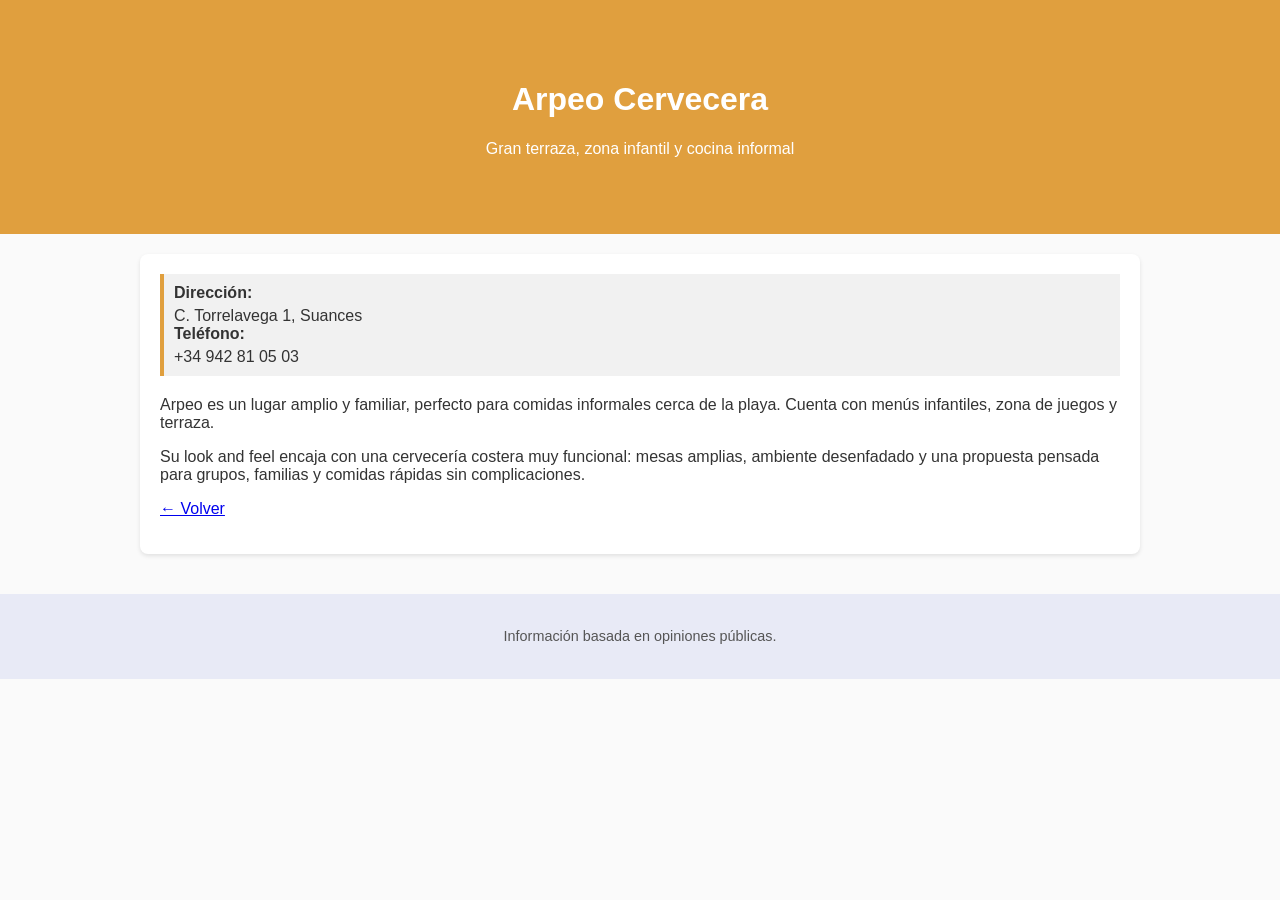
<file: arpeo-cervecera.html>
<!DOCTYPE html><html lang="es"><head><meta charset="UTF-8"><title>Arpeo Cervecera Suances</title><link rel="stylesheet" href="style.css"></head><body class="arpeo"><header class="hero"><h1>Arpeo Cervecera</h1><p>Gran terraza, zona infantil y cocina informal</p></header><main class="container"><article><div class="info-box"><strong>Dirección:</strong> C. Torrelavega 1, Suances<br><strong>Teléfono:</strong> +34 942 81 05 03</div><p>Arpeo es un lugar amplio y familiar, perfecto para comidas informales cerca de la playa. Cuenta con menús infantiles, zona de juegos y terraza.</p><p>Su look and feel encaja con una cervecería costera muy funcional: mesas amplias, ambiente desenfadado y una propuesta pensada para grupos, familias y comidas rápidas sin complicaciones.</p><p><a href="index.html" class="cta">← Volver</a></p></article></main><footer><p>Información basada en opiniones públicas.</p></footer></body></html>
</file>
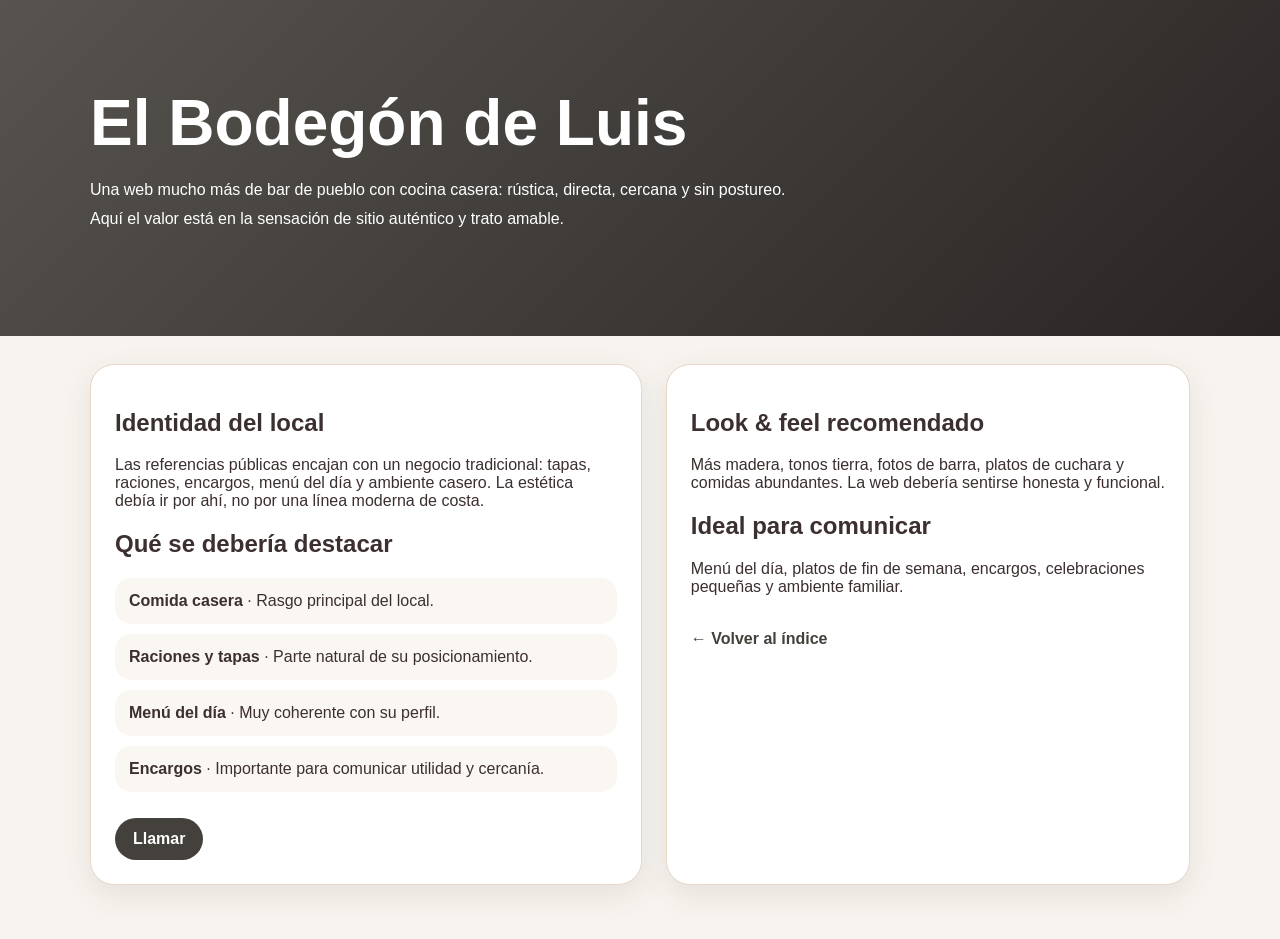
<file: bodegon-de-luis.html>
<!doctype html><html lang='es'><head><meta charset='utf-8'><meta name='viewport' content='width=device-width,initial-scale=1'><title>El Bodegón de Luis</title><style>body{margin:0;font-family:Tahoma,Arial,sans-serif;background:#f7f3ee;color:#3b2f2f}.hero{padding:86px 24px;background:linear-gradient(135deg,#57534e,#292524);color:#fff}.wrap{max-width:1100px;margin:0 auto}h1{margin:0 0 12px;font-size:clamp(2rem,5vw,4rem)}.hero p{max-width:700px;line-height:1.8}.main{max-width:1100px;margin:0 auto;padding:28px 24px 54px}.layout{display:grid;grid-template-columns:1fr .95fr;gap:24px}.box{background:#fff;border:1px solid #e7d7c9;border-radius:24px;padding:24px;box-shadow:0 10px 30px rgba(68,64,60,.1)}.item{background:#faf7f2;padding:14px;border-radius:16px;margin:10px 0}.cta{display:inline-block;margin-top:16px;padding:12px 18px;background:#44403c;color:#fff;text-decoration:none;border-radius:999px;font-weight:700}.back{display:inline-block;margin-top:18px;color:#44403c;text-decoration:none;font-weight:700}@media(max-width:860px){.layout{grid-template-columns:1fr}}</style></head><body><header class='hero'><div class='wrap'><h1>El Bodegón de Luis</h1><p>Una web mucho más de bar de pueblo con cocina casera: rústica, directa, cercana y sin postureo. Aquí el valor está en la sensación de sitio auténtico y trato amable.</p></div></header><main class='main'><div class='layout'><section class='box'><h2>Identidad del local</h2><p>Las referencias públicas encajan con un negocio tradicional: tapas, raciones, encargos, menú del día y ambiente casero. La estética debía ir por ahí, no por una línea moderna de costa.</p><h2>Qué se debería destacar</h2><div class='item'><strong>Comida casera</strong> · Rasgo principal del local.</div><div class='item'><strong>Raciones y tapas</strong> · Parte natural de su posicionamiento.</div><div class='item'><strong>Menú del día</strong> · Muy coherente con su perfil.</div><div class='item'><strong>Encargos</strong> · Importante para comunicar utilidad y cercanía.</div><a class='cta' href='tel:+34942843980'>Llamar</a></section><aside class='box'><h2>Look & feel recomendado</h2><p>Más madera, tonos tierra, fotos de barra, platos de cuchara y comidas abundantes. La web debería sentirse honesta y funcional.</p><h2>Ideal para comunicar</h2><p>Menú del día, platos de fin de semana, encargos, celebraciones pequeñas y ambiente familiar.</p><a class='back' href='index.html'>← Volver al índice</a></aside></div></main></body></html>
</file>
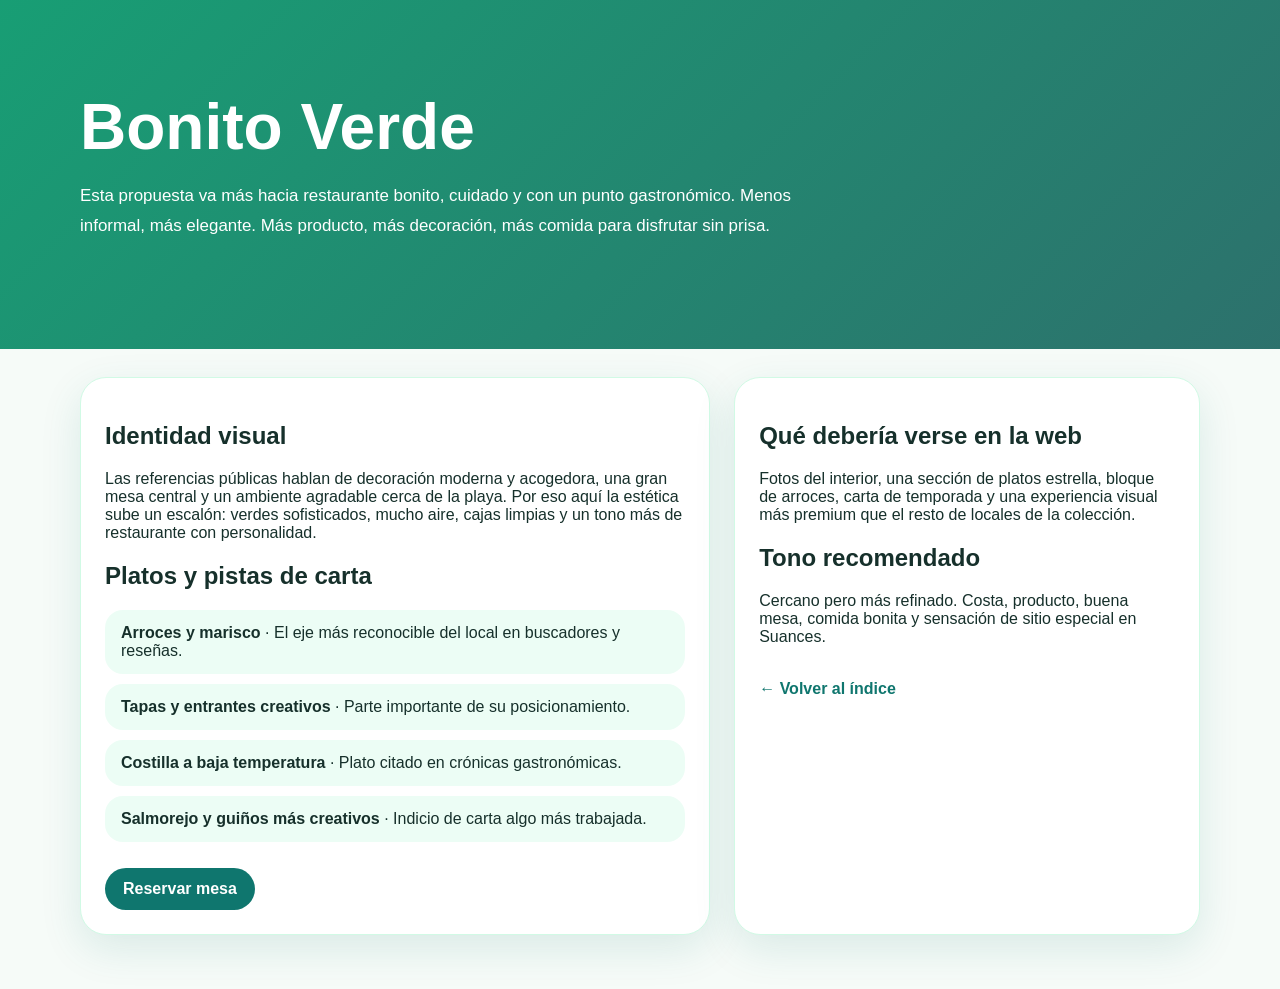
<file: bonito-verde.html>
<!doctype html><html lang='es'><head><meta charset='utf-8'><meta name='viewport' content='width=device-width,initial-scale=1'><title>Bonito Verde</title><style>body{margin:0;font-family:'Trebuchet MS',Arial,sans-serif;background:#f6fbf8;color:#16302b}.hero{padding:90px 24px;background:linear-gradient(135deg,rgba(5,150,105,.92),rgba(17,94,89,.88));color:#fff}.wrap{max-width:1120px;margin:0 auto}h1{margin:0 0 12px;font-size:clamp(2rem,5vw,4rem)}.hero p{max-width:740px;line-height:1.8;font-size:1.06rem}.main{max-width:1120px;margin:0 auto;padding:28px 24px 54px}.grid{display:grid;grid-template-columns:1.15fr .85fr;gap:24px}.box{background:#fff;border-radius:26px;padding:24px;box-shadow:0 14px 42px rgba(15,118,110,.12);border:1px solid #d1fae5}.feature{background:#ecfdf5;padding:14px 16px;border-radius:18px;margin:10px 0}.button{display:inline-block;margin-top:16px;padding:12px 18px;background:#0f766e;color:#fff;text-decoration:none;border-radius:999px;font-weight:700}.back{display:inline-block;margin-top:18px;color:#0f766e;text-decoration:none;font-weight:700}@media(max-width:860px){.grid{grid-template-columns:1fr}}</style></head><body><header class='hero'><div class='wrap'><h1>Bonito Verde</h1><p>Esta propuesta va más hacia restaurante bonito, cuidado y con un punto gastronómico. Menos informal, más elegante. Más producto, más decoración, más comida para disfrutar sin prisa.</p></div></header><main class='main'><div class='grid'><section class='box'><h2>Identidad visual</h2><p>Las referencias públicas hablan de decoración moderna y acogedora, una gran mesa central y un ambiente agradable cerca de la playa. Por eso aquí la estética sube un escalón: verdes sofisticados, mucho aire, cajas limpias y un tono más de restaurante con personalidad.</p><h2>Platos y pistas de carta</h2><div class='feature'><strong>Arroces y marisco</strong> · El eje más reconocible del local en buscadores y reseñas.</div><div class='feature'><strong>Tapas y entrantes creativos</strong> · Parte importante de su posicionamiento.</div><div class='feature'><strong>Costilla a baja temperatura</strong> · Plato citado en crónicas gastronómicas.</div><div class='feature'><strong>Salmorejo y guiños más creativos</strong> · Indicio de carta algo más trabajada.</div><a class='button' href='tel:+34942811708'>Reservar mesa</a></section><aside class='box'><h2>Qué debería verse en la web</h2><p>Fotos del interior, una sección de platos estrella, bloque de arroces, carta de temporada y una experiencia visual más premium que el resto de locales de la colección.</p><h2>Tono recomendado</h2><p>Cercano pero más refinado. Costa, producto, buena mesa, comida bonita y sensación de sitio especial en Suances.</p><a class='back' href='index.html'>← Volver al índice</a></aside></div></main></body></html>
</file>
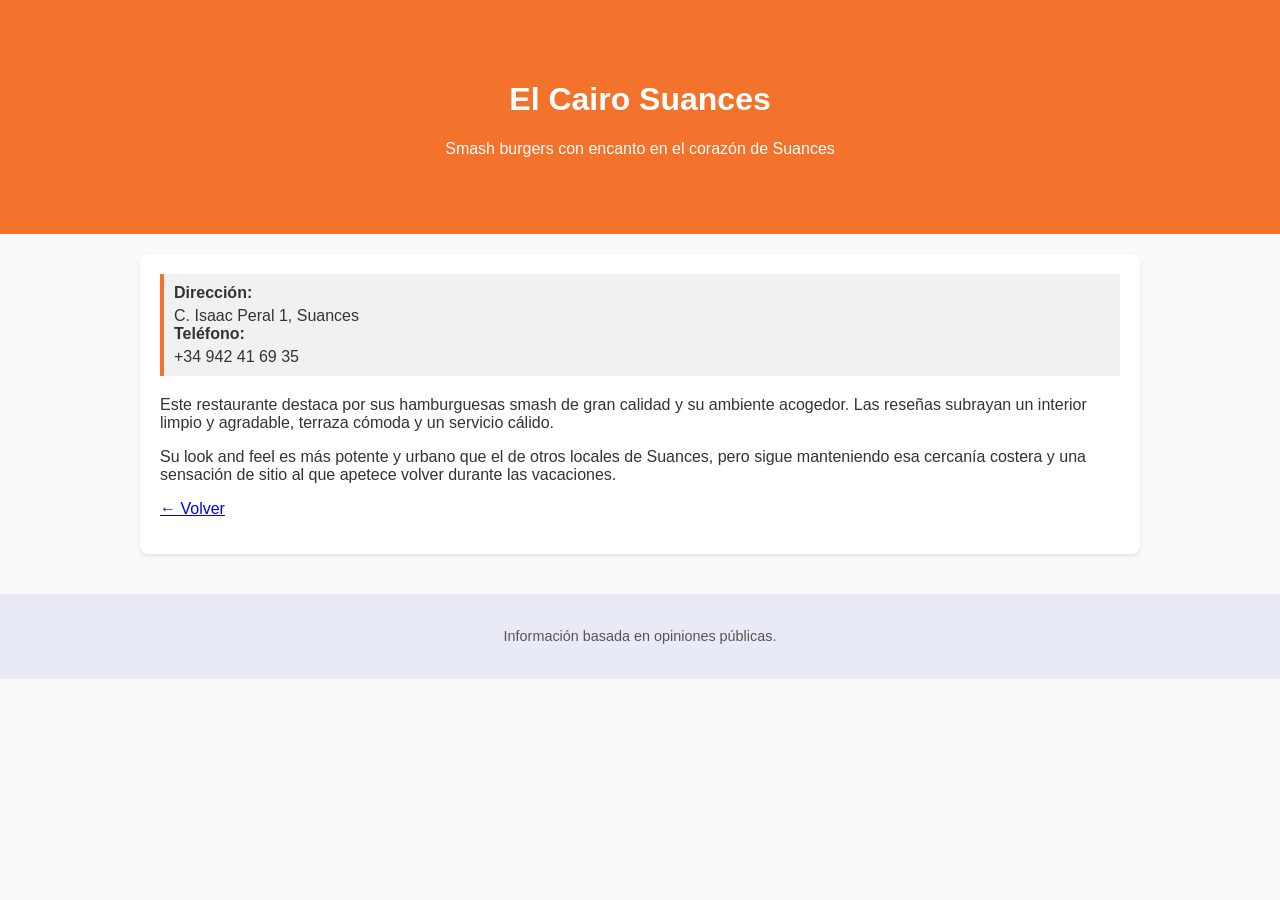
<file: el-cairo.html>
<!DOCTYPE html><html lang="es"><head><meta charset="UTF-8"><title>El Cairo Suances</title><link rel="stylesheet" href="style.css"></head><body class="el-cairo"><header class="hero"><h1>El Cairo Suances</h1><p>Smash burgers con encanto en el corazón de Suances</p></header><main class="container"><article><div class="info-box"><strong>Dirección:</strong> C. Isaac Peral 1, Suances<br><strong>Teléfono:</strong> +34 942 41 69 35</div><p>Este restaurante destaca por sus hamburguesas smash de gran calidad y su ambiente acogedor. Las reseñas subrayan un interior limpio y agradable, terraza cómoda y un servicio cálido.</p><p>Su look and feel es más potente y urbano que el de otros locales de Suances, pero sigue manteniendo esa cercanía costera y una sensación de sitio al que apetece volver durante las vacaciones.</p><p><a href="index.html" class="cta">← Volver</a></p></article></main><footer><p>Información basada en opiniones públicas.</p></footer></body></html>
</file>
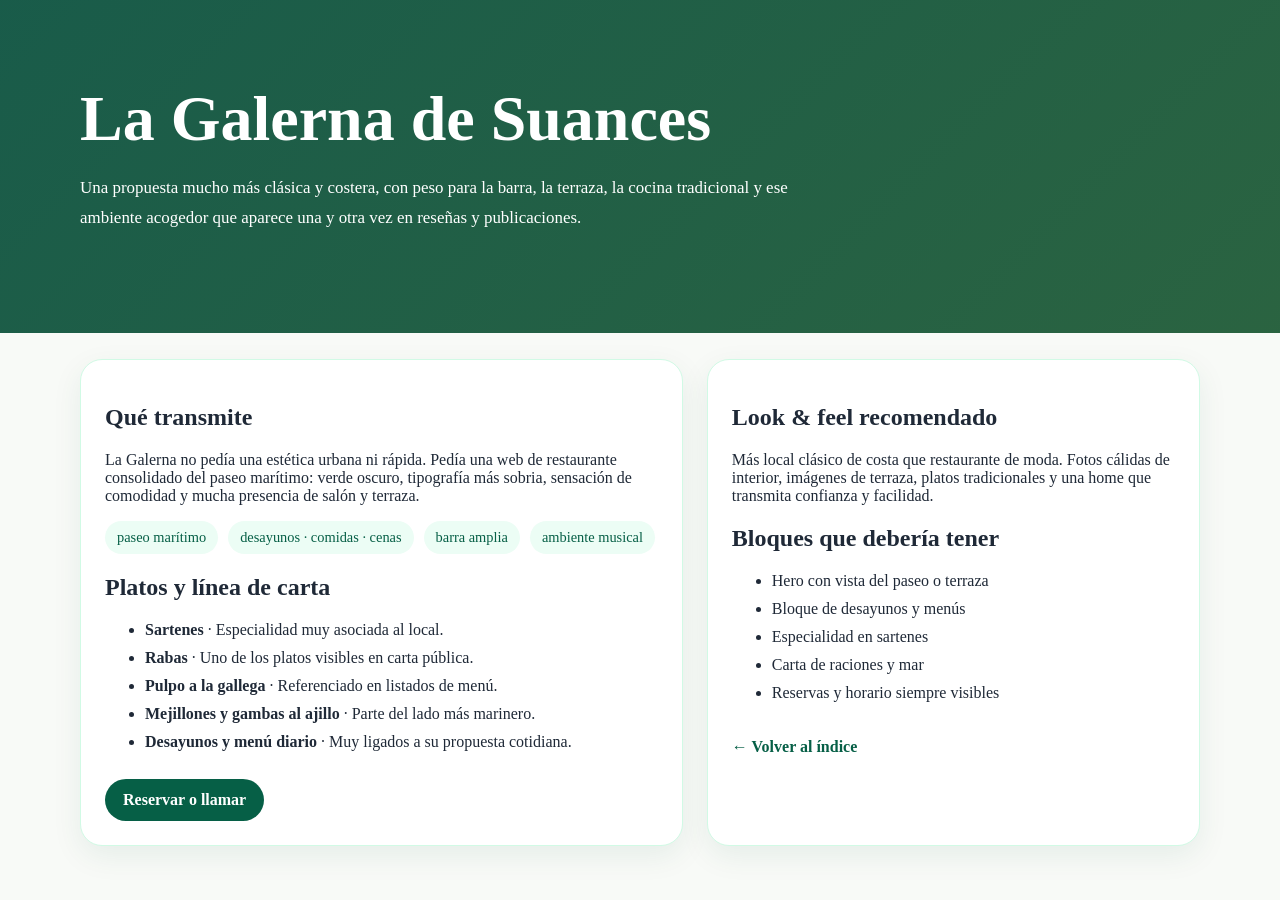
<file: la-galerna.html>
<!doctype html><html lang='es'><head><meta charset='utf-8'><meta name='viewport' content='width=device-width,initial-scale=1'><title>La Galerna de Suances</title><style>body{margin:0;font-family:Georgia,serif;background:#f8faf7;color:#1f2937}.hero{padding:82px 22px;background:linear-gradient(135deg,rgba(6,78,59,.92),rgba(20,83,45,.9));color:#fff}.wrap{max-width:1120px;margin:0 auto}h1{margin:0 0 12px;font-size:clamp(2rem,5vw,4rem)}.hero p{max-width:760px;line-height:1.8;font-size:1.06rem}.main{max-width:1120px;margin:0 auto;padding:26px 22px 52px}.layout{display:grid;grid-template-columns:1.1fr .9fr;gap:24px}.box{background:#fff;border:1px solid #d1fae5;border-radius:22px;padding:24px;box-shadow:0 10px 30px rgba(6,95,70,.08)}.chips{display:flex;flex-wrap:wrap;gap:10px;margin:14px 0 18px}.chip{background:#ecfdf5;color:#065f46;padding:8px 12px;border-radius:999px;font-size:.9rem}.menu li{margin:10px 0}.call{display:inline-block;margin-top:12px;padding:12px 18px;background:#065f46;color:#fff;text-decoration:none;border-radius:999px;font-weight:700}.back{display:inline-block;margin-top:20px;color:#065f46;text-decoration:none;font-weight:700}@media(max-width:860px){.layout{grid-template-columns:1fr}}</style></head><body><header class='hero'><div class='wrap'><h1>La Galerna de Suances</h1><p>Una propuesta mucho más clásica y costera, con peso para la barra, la terraza, la cocina tradicional y ese ambiente acogedor que aparece una y otra vez en reseñas y publicaciones.</p></div></header><main class='main'><div class='layout'><section class='box'><h2>Qué transmite</h2><p>La Galerna no pedía una estética urbana ni rápida. Pedía una web de restaurante consolidado del paseo marítimo: verde oscuro, tipografía más sobria, sensación de comodidad y mucha presencia de salón y terraza.</p><div class='chips'><span class='chip'>paseo marítimo</span><span class='chip'>desayunos · comidas · cenas</span><span class='chip'>barra amplia</span><span class='chip'>ambiente musical</span></div><h2>Platos y línea de carta</h2><ul class='menu'><li><strong>Sartenes</strong> · Especialidad muy asociada al local.</li><li><strong>Rabas</strong> · Uno de los platos visibles en carta pública.</li><li><strong>Pulpo a la gallega</strong> · Referenciado en listados de menú.</li><li><strong>Mejillones y gambas al ajillo</strong> · Parte del lado más marinero.</li><li><strong>Desayunos y menú diario</strong> · Muy ligados a su propuesta cotidiana.</li></ul><a class='call' href='tel:+34942810234'>Reservar o llamar</a></section><aside class='box'><h2>Look & feel recomendado</h2><p>Más local clásico de costa que restaurante de moda. Fotos cálidas de interior, imágenes de terraza, platos tradicionales y una home que transmita confianza y facilidad.</p><h2>Bloques que debería tener</h2><ul class='menu'><li>Hero con vista del paseo o terraza</li><li>Bloque de desayunos y menús</li><li>Especialidad en sartenes</li><li>Carta de raciones y mar</li><li>Reservas y horario siempre visibles</li></ul><a class='back' href='index.html'>← Volver al índice</a></aside></div></main></body></html>
</file>
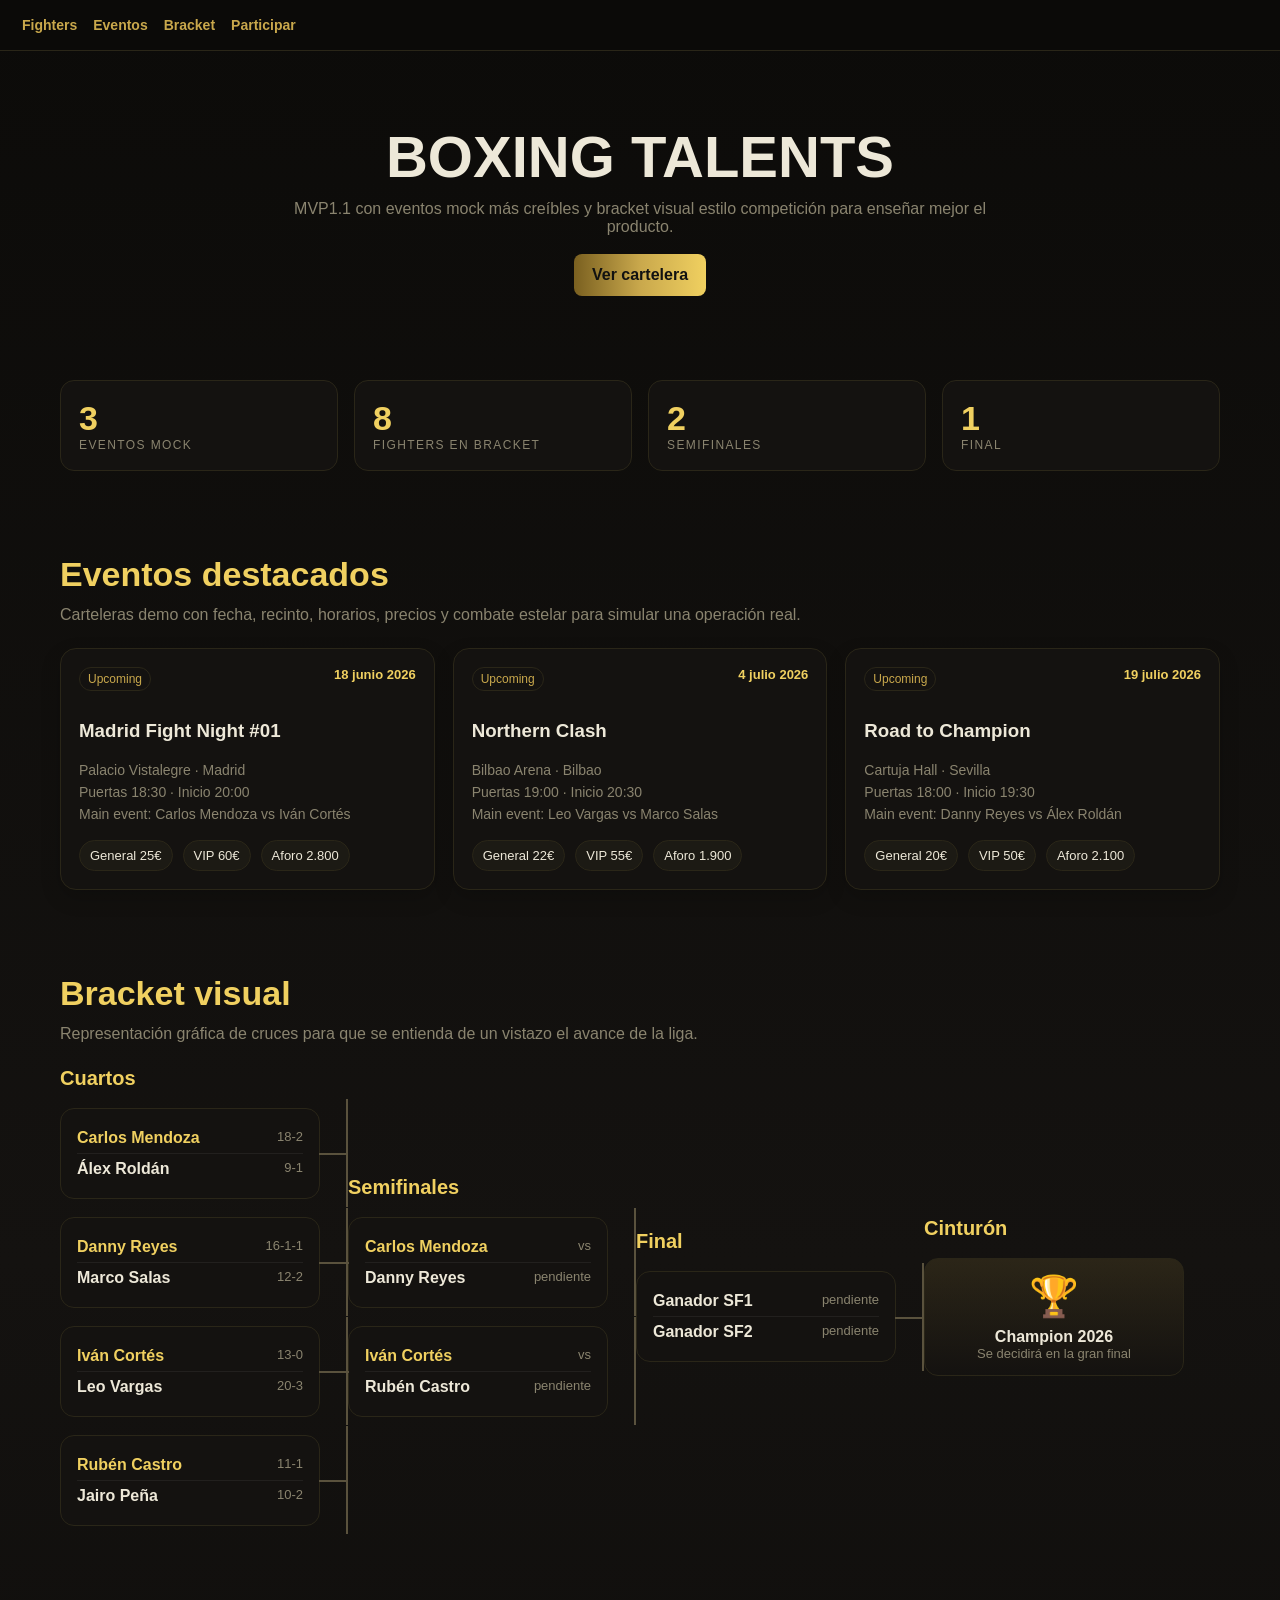
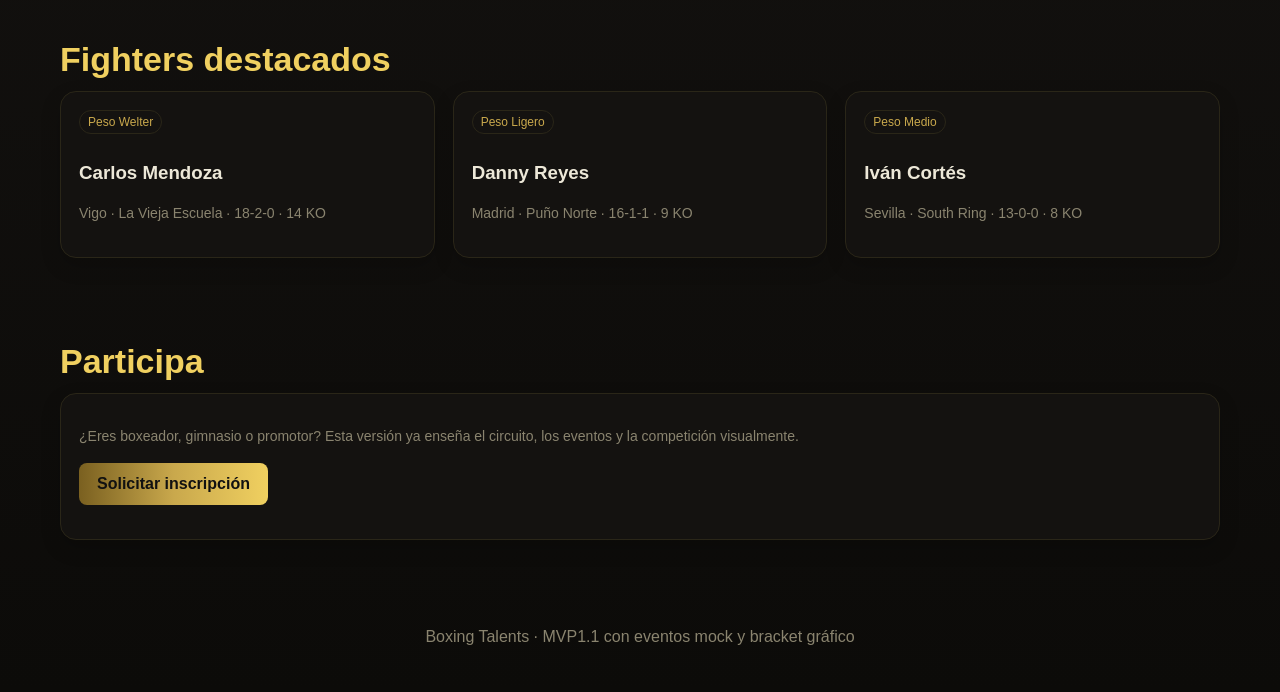
<file: mvp01-graph.html>
<!DOCTYPE html><html lang='es'><head><meta charset='UTF-8'><meta name='viewport' content='width=device-width,initial-scale=1.0'><title>Boxing Talents MVP01 Graph</title><style>:root{--gold:#C9A84C;--gold2:#F0D060;--bg:#0C0B09;--bg2:#141210;--bg3:#1C1A14;--border:#2A2618;--text:#EDE8D8;--muted:#8A846F;--red:#A01020}*{box-sizing:border-box}body{margin:0;font-family:Arial,Helvetica,sans-serif;background:linear-gradient(180deg,#0C0B09,#141210 55%,#0C0B09);color:var(--text)}nav{position:sticky;top:0;background:rgba(12,11,9,.94);border-bottom:1px solid var(--border);padding:16px 22px;z-index:10}nav a{margin-right:16px;color:var(--gold);text-decoration:none;font-weight:700;font-size:14px}section{max-width:1200px;margin:0 auto;padding:42px 20px}.hero{text-align:center;padding:72px 20px 42px}.hero h1{font-size:58px;margin:0 0 10px}.hero p{color:var(--muted);max-width:760px;margin:0 auto 18px}.btn{display:inline-block;padding:12px 18px;background:linear-gradient(90deg,#7A6020,#C9A84C,#F0D060);color:#111;text-decoration:none;border-radius:8px;font-weight:700}h2{font-size:34px;margin:0 0 12px;color:var(--gold2)}.lead{color:var(--muted);margin:0 0 24px}.grid{display:grid;grid-template-columns:repeat(auto-fit,minmax(260px,1fr));gap:18px}.card{background:var(--bg2);border:1px solid var(--border);border-radius:16px;padding:18px;box-shadow:0 8px 20px rgba(0,0,0,.18)}.tag{display:inline-block;font-size:12px;color:var(--gold);border:1px solid var(--border);padding:4px 8px;border-radius:999px;margin-bottom:10px}.meta{color:var(--muted);font-size:14px;line-height:1.55}.price{display:flex;gap:10px;flex-wrap:wrap;margin-top:12px}.pill{background:var(--bg3);border:1px solid var(--border);padding:7px 10px;border-radius:999px;font-size:13px}.event-top{display:flex;justify-content:space-between;gap:12px;align-items:start}.event-date{font-size:13px;color:var(--gold2);font-weight:700}.bracket-wrap{overflow-x:auto;padding-bottom:12px}.bracket{display:grid;grid-template-columns:repeat(4,260px);gap:28px;align-items:center;min-width:1140px}.round h3{color:var(--gold2);font-size:20px;margin:0 0 14px}.match{position:relative;background:var(--bg2);border:1px solid var(--border);border-radius:14px;padding:14px 16px;margin:18px 0;min-height:86px}.fighter{display:flex;justify-content:space-between;gap:10px;padding:6px 0;border-bottom:1px solid rgba(255,255,255,.06)}.fighter:last-child{border-bottom:none}.name{font-weight:700}.record{color:var(--muted);font-size:13px}.winner .name{color:var(--gold2)}.connector-right::after{content:'';position:absolute;right:-29px;top:50%;width:29px;height:2px;background:#5a523d}.connector-right::before{content:'';position:absolute;right:-29px;top:50%;width:2px;height:108px;background:#5a523d;transform:translateY(-50%)}.connector-mid-top::after{content:'';position:absolute;left:-29px;top:50%;width:29px;height:2px;background:#5a523d}.connector-mid-bottom::after{content:'';position:absolute;left:-29px;top:50%;width:29px;height:2px;background:#5a523d}.champion{background:linear-gradient(180deg,rgba(201,168,76,.13),rgba(20,18,16,1));text-align:center}.champion .belt{font-size:40px;margin-bottom:8px}.stats{display:grid;grid-template-columns:repeat(auto-fit,minmax(180px,1fr));gap:16px}.stat{background:var(--bg2);border:1px solid var(--border);border-radius:14px;padding:18px}.stat .n{font-size:34px;color:var(--gold2);font-weight:800}.stat .l{font-size:12px;letter-spacing:1.4px;color:var(--muted);text-transform:uppercase}footer{padding:46px 20px;text-align:center;color:var(--muted)}@media(max-width:760px){.hero h1{font-size:42px}}</style></head><body><nav><a href='#fighters'>Fighters</a><a href='#events'>Eventos</a><a href='#bracket'>Bracket</a><a href='#join'>Participar</a></nav><section class='hero'><h1>BOXING TALENTS</h1><p>MVP1.1 con eventos mock más creíbles y bracket visual estilo competición para enseñar mejor el producto.</p><a class='btn' href='#events'>Ver cartelera</a></section><section><div class='stats'><div class='stat'><div class='n'>3</div><div class='l'>Eventos mock</div></div><div class='stat'><div class='n'>8</div><div class='l'>Fighters en bracket</div></div><div class='stat'><div class='n'>2</div><div class='l'>Semifinales</div></div><div class='stat'><div class='n'>1</div><div class='l'>Final</div></div></div></section><section id='events'><h2>Eventos destacados</h2><p class='lead'>Carteleras demo con fecha, recinto, horarios, precios y combate estelar para simular una operación real.</p><div class='grid'><article class='card'><div class='event-top'><span class='tag'>Upcoming</span><span class='event-date'>18 junio 2026</span></div><h3>Madrid Fight Night #01</h3><p class='meta'>Palacio Vistalegre · Madrid<br>Puertas 18:30 · Inicio 20:00<br>Main event: Carlos Mendoza vs Iván Cortés</p><div class='price'><span class='pill'>General 25€</span><span class='pill'>VIP 60€</span><span class='pill'>Aforo 2.800</span></div></article><article class='card'><div class='event-top'><span class='tag'>Upcoming</span><span class='event-date'>4 julio 2026</span></div><h3>Northern Clash</h3><p class='meta'>Bilbao Arena · Bilbao<br>Puertas 19:00 · Inicio 20:30<br>Main event: Leo Vargas vs Marco Salas</p><div class='price'><span class='pill'>General 22€</span><span class='pill'>VIP 55€</span><span class='pill'>Aforo 1.900</span></div></article><article class='card'><div class='event-top'><span class='tag'>Upcoming</span><span class='event-date'>19 julio 2026</span></div><h3>Road to Champion</h3><p class='meta'>Cartuja Hall · Sevilla<br>Puertas 18:00 · Inicio 19:30<br>Main event: Danny Reyes vs Álex Roldán</p><div class='price'><span class='pill'>General 20€</span><span class='pill'>VIP 50€</span><span class='pill'>Aforo 2.100</span></div></article></div></section><section id='bracket'><h2>Bracket visual</h2><p class='lead'>Representación gráfica de cruces para que se entienda de un vistazo el avance de la liga.</p><div class='bracket-wrap'><div class='bracket'><div class='round'><h3>Cuartos</h3><div class='match connector-right'><div class='fighter winner'><span class='name'>Carlos Mendoza</span><span class='record'>18-2</span></div><div class='fighter'><span class='name'>Álex Roldán</span><span class='record'>9-1</span></div></div><div class='match connector-right'><div class='fighter winner'><span class='name'>Danny Reyes</span><span class='record'>16-1-1</span></div><div class='fighter'><span class='name'>Marco Salas</span><span class='record'>12-2</span></div></div><div class='match connector-right'><div class='fighter winner'><span class='name'>Iván Cortés</span><span class='record'>13-0</span></div><div class='fighter'><span class='name'>Leo Vargas</span><span class='record'>20-3</span></div></div><div class='match connector-right'><div class='fighter winner'><span class='name'>Rubén Castro</span><span class='record'>11-1</span></div><div class='fighter'><span class='name'>Jairo Peña</span><span class='record'>10-2</span></div></div></div><div class='round'><h3>Semifinales</h3><div class='match connector-right connector-mid-top'><div class='fighter winner'><span class='name'>Carlos Mendoza</span><span class='record'>vs</span></div><div class='fighter'><span class='name'>Danny Reyes</span><span class='record'>pendiente</span></div></div><div class='match connector-right connector-mid-bottom'><div class='fighter winner'><span class='name'>Iván Cortés</span><span class='record'>vs</span></div><div class='fighter'><span class='name'>Rubén Castro</span><span class='record'>pendiente</span></div></div></div><div class='round'><h3>Final</h3><div class='match connector-right'><div class='fighter'><span class='name'>Ganador SF1</span><span class='record'>pendiente</span></div><div class='fighter'><span class='name'>Ganador SF2</span><span class='record'>pendiente</span></div></div></div><div class='round'><h3>Cinturón</h3><div class='match champion'><div class='belt'>🏆</div><div class='name'>Champion 2026</div><div class='record'>Se decidirá en la gran final</div></div></div></div></div></section><section id='fighters'><h2>Fighters destacados</h2><div class='grid'><div class='card'><span class='tag'>Peso Welter</span><h3>Carlos Mendoza</h3><p class='meta'>Vigo · La Vieja Escuela · 18-2-0 · 14 KO</p></div><div class='card'><span class='tag'>Peso Ligero</span><h3>Danny Reyes</h3><p class='meta'>Madrid · Puño Norte · 16-1-1 · 9 KO</p></div><div class='card'><span class='tag'>Peso Medio</span><h3>Iván Cortés</h3><p class='meta'>Sevilla · South Ring · 13-0-0 · 8 KO</p></div></div></section><section id='join'><h2>Participa</h2><div class='card'><p class='meta'>¿Eres boxeador, gimnasio o promotor? Esta versión ya enseña el circuito, los eventos y la competición visualmente.</p><p><a class='btn' href='mailto:info@boxingtalents.test?subject=Quiero%20participar%20en%20Boxing%20Talents'>Solicitar inscripción</a></p></div></section><footer>Boxing Talents · MVP1.1 con eventos mock y bracket gráfico</footer></body></html>
</file>
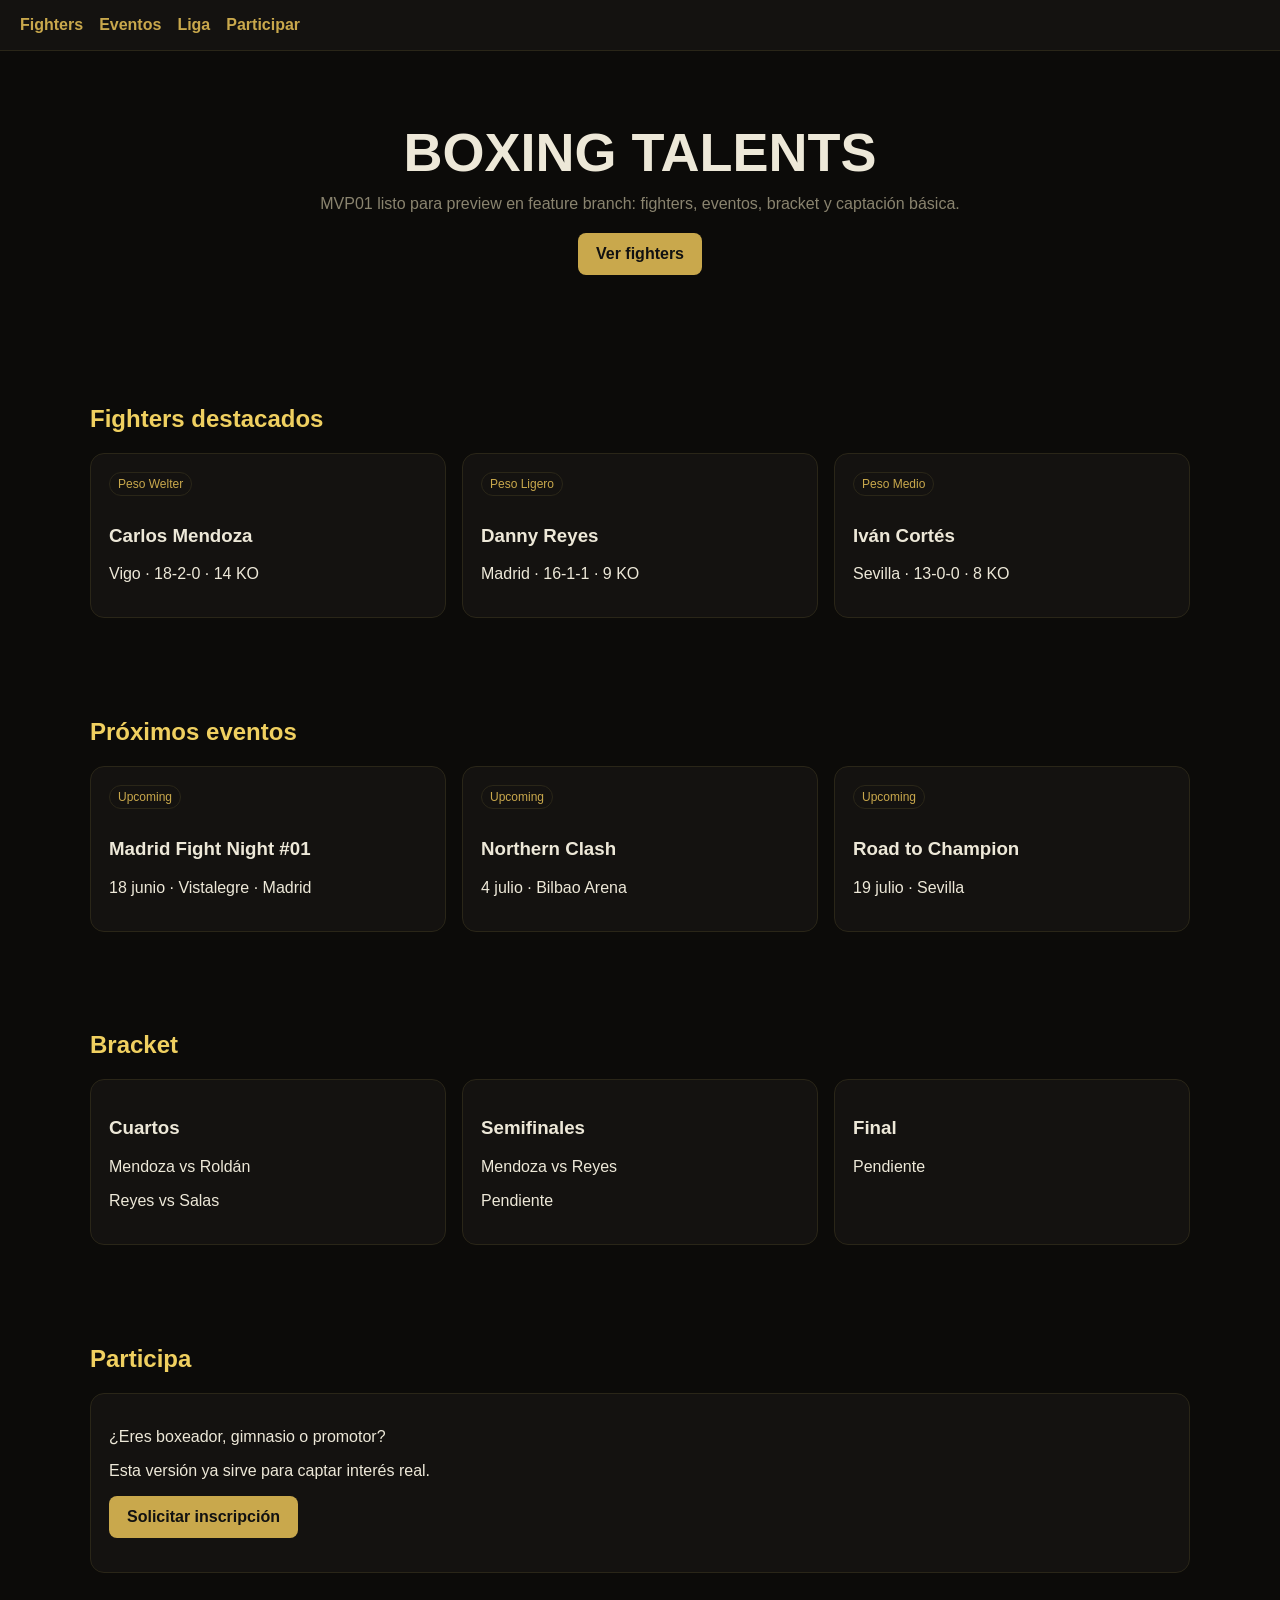
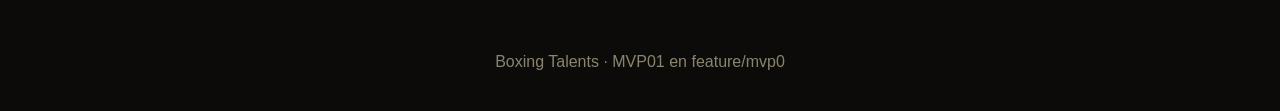
<file: mvp01.html>
<!DOCTYPE html><html lang='es'><head><meta charset='UTF-8'><meta name='viewport' content='width=device-width,initial-scale=1.0'><title>Boxing Talents MVP01</title><style>body{margin:0;font-family:Arial;background:#0C0B09;color:#EDE8D8}nav{padding:16px 20px;border-bottom:1px solid #2A2618;background:#141210;position:sticky;top:0}nav a{margin-right:16px;color:#C9A84C;text-decoration:none;font-weight:700}section{padding:40px 20px;max-width:1100px;margin:0 auto}.hero{padding:70px 20px;text-align:center}.hero h1{font-size:54px;margin:0 0 12px}.hero p{color:#8A846F;max-width:760px;margin:0 auto 20px}.btn{display:inline-block;padding:12px 18px;background:#C9A84C;color:#111;text-decoration:none;border-radius:8px;font-weight:700}.grid{display:grid;grid-template-columns:repeat(auto-fit,minmax(240px,1fr));gap:16px}.card{background:#141210;border:1px solid #2A2618;border-radius:14px;padding:18px}.tag{display:inline-block;font-size:12px;color:#C9A84C;border:1px solid #2A2618;border-radius:999px;padding:4px 8px;margin-bottom:10px}h2{color:#F0D060}footer{padding:40px 20px;text-align:center;color:#8A846F}</style></head><body><nav><a href='#fighters'>Fighters</a><a href='#events'>Eventos</a><a href='#league'>Liga</a><a href='#join'>Participar</a></nav><section class='hero'><h1>BOXING TALENTS</h1><p>MVP01 listo para preview en feature branch: fighters, eventos, bracket y captación básica.</p><a class='btn' href='#fighters'>Ver fighters</a></section><section id='fighters'><h2>Fighters destacados</h2><div class='grid'><div class='card'><span class='tag'>Peso Welter</span><h3>Carlos Mendoza</h3><p>Vigo · 18-2-0 · 14 KO</p></div><div class='card'><span class='tag'>Peso Ligero</span><h3>Danny Reyes</h3><p>Madrid · 16-1-1 · 9 KO</p></div><div class='card'><span class='tag'>Peso Medio</span><h3>Iván Cortés</h3><p>Sevilla · 13-0-0 · 8 KO</p></div></div></section><section id='events'><h2>Próximos eventos</h2><div class='grid'><div class='card'><span class='tag'>Upcoming</span><h3>Madrid Fight Night #01</h3><p>18 junio · Vistalegre · Madrid</p></div><div class='card'><span class='tag'>Upcoming</span><h3>Northern Clash</h3><p>4 julio · Bilbao Arena</p></div><div class='card'><span class='tag'>Upcoming</span><h3>Road to Champion</h3><p>19 julio · Sevilla</p></div></div></section><section id='league'><h2>Bracket</h2><div class='grid'><div class='card'><h3>Cuartos</h3><p>Mendoza vs Roldán</p><p>Reyes vs Salas</p></div><div class='card'><h3>Semifinales</h3><p>Mendoza vs Reyes</p><p>Pendiente</p></div><div class='card'><h3>Final</h3><p>Pendiente</p></div></div></section><section id='join'><h2>Participa</h2><div class='card'><p>¿Eres boxeador, gimnasio o promotor?</p><p>Esta versión ya sirve para captar interés real.</p><p><a class='btn' href='mailto:info@boxingtalents.test?subject=Quiero%20participar%20en%20Boxing%20Talents'>Solicitar inscripción</a></p></div></section><footer>Boxing Talents · MVP01 en feature/mvp0</footer></body></html>
</file>
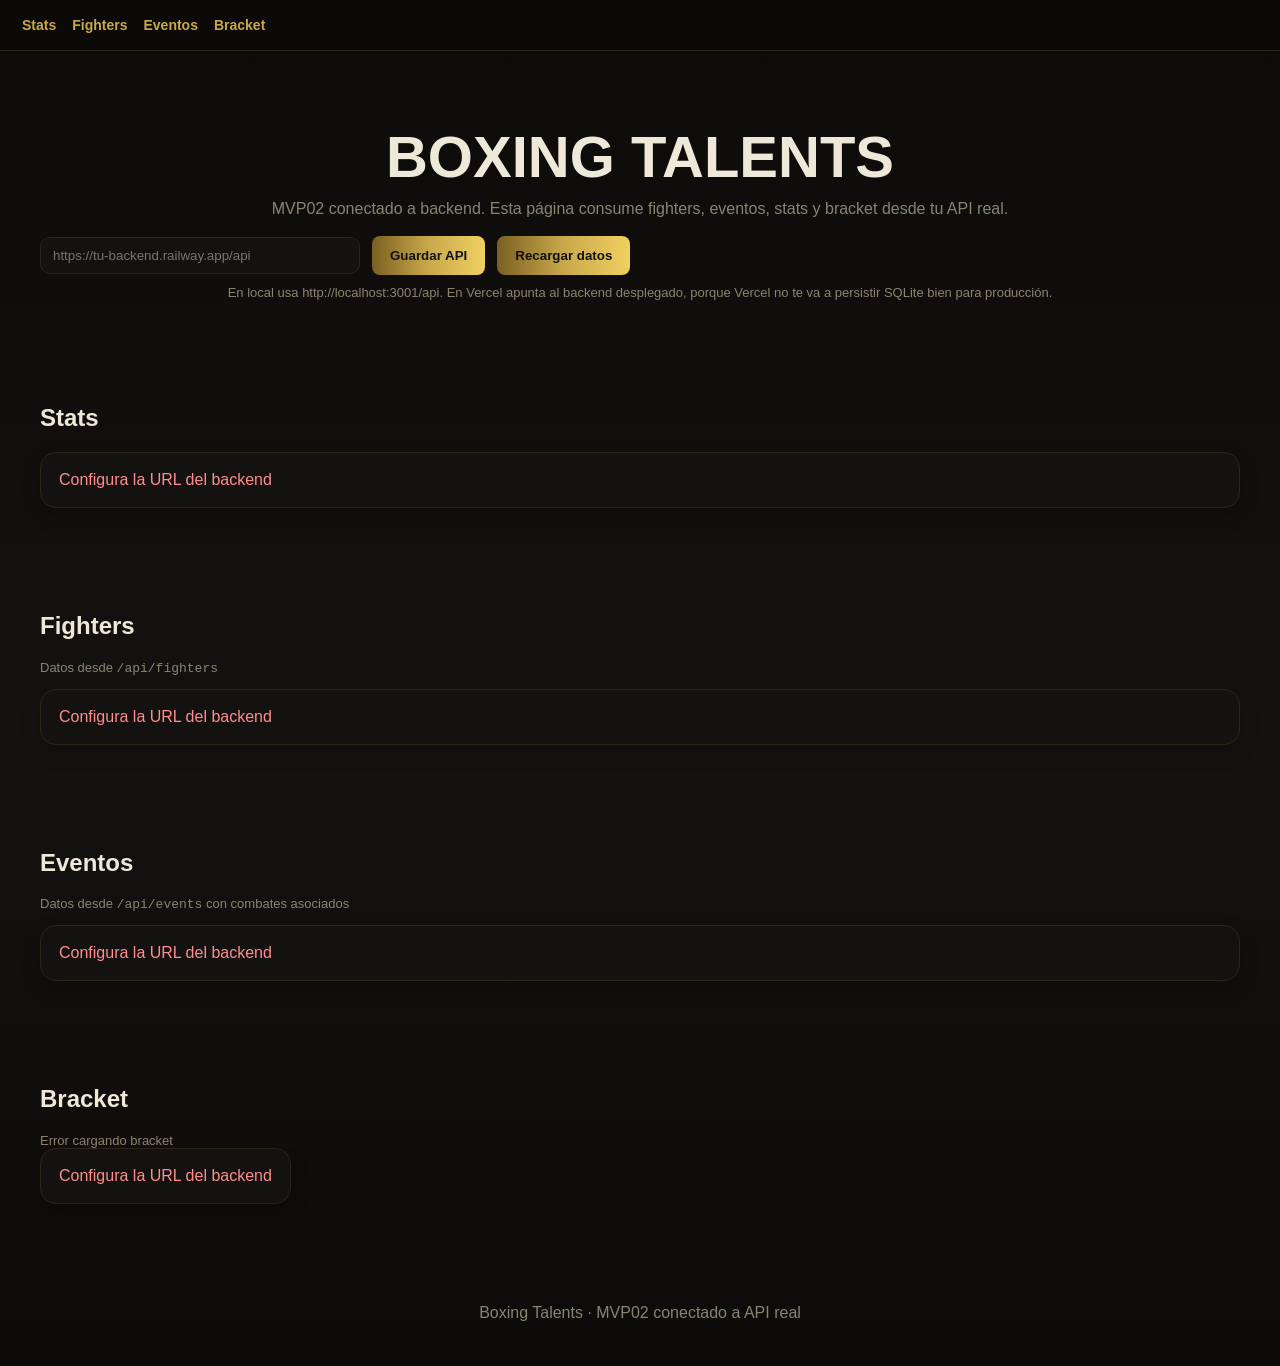
<file: mvp02-connected.html>
<!DOCTYPE html><html lang='es'><head><meta charset='UTF-8'><meta name='viewport' content='width=device-width,initial-scale=1.0'><title>Boxing Talents MVP02 Connected</title><style>:root{--gold:#C9A84C;--gold2:#F0D060;--bg:#0C0B09;--bg2:#141210;--bg3:#1C1A14;--border:#2A2618;--text:#EDE8D8;--muted:#8A846F;--red:#A01020}*{box-sizing:border-box}body{margin:0;font-family:Arial,Helvetica,sans-serif;background:linear-gradient(180deg,#0C0B09,#141210 55%,#0C0B09);color:var(--text)}nav{position:sticky;top:0;background:rgba(12,11,9,.94);border-bottom:1px solid var(--border);padding:16px 22px;z-index:10}nav a{margin-right:16px;color:var(--gold);text-decoration:none;font-weight:700;font-size:14px}section{max-width:1240px;margin:0 auto;padding:42px 20px}.hero{text-align:center;padding:72px 20px 42px}.hero h1{font-size:58px;margin:0 0 10px}.hero p{color:var(--muted);max-width:780px;margin:0 auto 18px}.btn{display:inline-block;padding:12px 18px;background:linear-gradient(90deg,#7A6020,#C9A84C,#F0D060);color:#111;text-decoration:none;border-radius:8px;font-weight:700;border:none;cursor:pointer}.grid{display:grid;grid-template-columns:repeat(auto-fit,minmax(260px,1fr));gap:18px}.card{background:var(--bg2);border:1px solid var(--border);border-radius:16px;padding:18px;box-shadow:0 8px 20px rgba(0,0,0,.18)}.tag{display:inline-block;font-size:12px;color:var(--gold);border:1px solid var(--border);padding:4px 8px;border-radius:999px;margin-bottom:10px}.meta{color:var(--muted);font-size:14px;line-height:1.55}.stats{display:grid;grid-template-columns:repeat(auto-fit,minmax(180px,1fr));gap:16px}.stat{background:var(--bg2);border:1px solid var(--border);border-radius:14px;padding:18px}.stat .n{font-size:34px;color:var(--gold2);font-weight:800}.stat .l{font-size:12px;letter-spacing:1.4px;color:var(--muted);text-transform:uppercase}.toolbar{display:flex;gap:12px;align-items:center;flex-wrap:wrap;margin-top:18px}.input{background:var(--bg2);color:var(--text);border:1px solid var(--border);border-radius:10px;padding:10px 12px;min-width:320px}.notice{margin-top:10px;color:var(--muted);font-size:13px}.event-top{display:flex;justify-content:space-between;gap:12px;align-items:start}.event-date{font-size:13px;color:var(--gold2);font-weight:700}.fight-line{display:flex;justify-content:space-between;gap:10px;padding:8px 0;border-bottom:1px solid rgba(255,255,255,.06)}.fight-line:last-child{border-bottom:none}.bracket-wrap{overflow-x:auto;padding-bottom:12px}.bracket{display:flex;gap:20px;min-width:max-content}.round{width:260px}.round h3{color:var(--gold2)}.match{background:var(--bg2);border:1px solid var(--border);border-radius:14px;padding:14px 16px;margin:16px 0}.fighter{display:flex;justify-content:space-between;gap:8px;padding:6px 0;border-bottom:1px solid rgba(255,255,255,.06)}.fighter:last-child{border-bottom:none}.winner{color:var(--gold2);font-weight:700}.error{color:#ff8d8d}.small{font-size:13px;color:var(--muted)}footer{padding:46px 20px;text-align:center;color:var(--muted)}@media(max-width:760px){.hero h1{font-size:42px}.input{min-width:0;width:100%}}</style></head><body><nav><a href='#stats'>Stats</a><a href='#fighters'>Fighters</a><a href='#events'>Eventos</a><a href='#bracket'>Bracket</a></nav><section class='hero'><h1>BOXING TALENTS</h1><p>MVP02 conectado a backend. Esta página consume fighters, eventos, stats y bracket desde tu API real.</p><div class='toolbar'><input id='apiBase' class='input' placeholder='https://tu-backend.railway.app/api'><button class='btn' onclick='saveApiBase()'>Guardar API</button><button class='btn' onclick='boot()'>Recargar datos</button></div><div class='notice'>En local usa http://localhost:3001/api. En Vercel apunta al backend desplegado, porque Vercel no te va a persistir SQLite bien para producción.</div></section><section id='stats'><h2>Stats</h2><div id='statsGrid' class='stats'><div class='stat'><div class='n'>…</div><div class='l'>Cargando</div></div></div></section><section id='fighters'><h2>Fighters</h2><p class='small'>Datos desde <code>/api/fighters</code></p><div id='fightersGrid' class='grid'><div class='card'>Cargando boxeadores…</div></div></section><section id='events'><h2>Eventos</h2><p class='small'>Datos desde <code>/api/events</code> con combates asociados</p><div id='eventsGrid' class='grid'><div class='card'>Cargando eventos…</div></div></section><section id='bracket'><h2>Bracket</h2><div id='seasonInfo' class='small'>Buscando temporada activa…</div><div class='bracket-wrap'><div id='bracketRoot' class='bracket'></div></div></section><footer>Boxing Talents · MVP02 conectado a API real</footer><script>const defaultApi=location.hostname==='localhost'||location.hostname==='127.0.0.1'?'http://localhost:3001/api':'';function getApi(){return localStorage.getItem('bt_api_base')||defaultApi}function saveApiBase(){const v=document.getElementById('apiBase').value.trim().replace(/\/$/,'');localStorage.setItem('bt_api_base',v);boot()}async function apiFetch(path){const base=getApi();if(!base)throw new Error('Configura la URL del backend');const r=await fetch(base+path);if(!r.ok)throw new Error(await r.text());return r.json()}function esc(s){return (s??'').toString().replace(/[&<>"']/g,m=>({'&':'&amp;','<':'&lt;','>':'&gt;','"':'&quot;',"'":'&#39;'}[m]))}function setError(id,msg){document.getElementById(id).innerHTML='<div class="card error">'+esc(msg)+'</div>'}function renderStats(s){document.getElementById('statsGrid').innerHTML=`<div class='stat'><div class='n'>${s.fighters??0}</div><div class='l'>Fighters</div></div><div class='stat'><div class='n'>${s.champions??0}</div><div class='l'>Champions</div></div><div class='stat'><div class='n'>${s.events??0}</div><div class='l'>Eventos</div></div><div class='stat'><div class='n'>${s.combates??0}</div><div class='l'>Combates</div></div>`}function renderFighters(items){document.getElementById('fightersGrid').innerHTML=items.length?items.map(f=>`<article class='card'><span class='tag'>${esc(f.division||'División')}</span><h3>${esc(f.flag||'')} ${esc(f.name||'')}</h3><p class='meta'>${esc(f.city||'')} · ${esc(f.gym||'')}</p><p class='meta'>${esc(f.stance||'')} · ${esc(f.height||'')} · Reach ${esc(f.reach||'')}</p><p><strong>${f.wins||0}-${f.losses||0}-${f.draws||0}</strong> · ${f.kos||0} KO</p></article>`).join(''):'<div class="card">Sin boxeadores</div>'}function renderEvents(items){document.getElementById('eventsGrid').innerHTML=items.length?items.map(ev=>`<article class='card'><div class='event-top'><span class='tag'>${esc(ev.status||'evento')}</span><span class='event-date'>${esc(ev.event_date||'')}</span></div><h3>${esc(ev.title||'')}</h3><p class='meta'>${esc(ev.subtitle||'')}</p><p class='meta'>${esc(ev.venue||'')} ${ev.city?'· '+esc(ev.city):''}</p><p class='meta'>Puertas ${esc(ev.doors_time||'')} · Inicio ${esc(ev.start_time||'')}</p><p class='meta'>General ${esc(ev.price_general||'')} ${ev.price_vip?'· VIP '+esc(ev.price_vip):''}</p><div>${(ev.fights||[]).map(f=>`<div class='fight-line'><span>${esc(f.fighter1_name_db||f.fighter1_name||'TBA')} vs ${esc(f.fighter2_name_db||f.fighter2_name||'TBA')}</span><span>${f.is_main_event?'MAIN':esc(f.weight_class||f.category||'')}</span></div>`).join('')}</div></article>`).join(''):'<div class="card">Sin eventos</div>'}function roundSort(a,b){const order=['Cuartos de Final','Semifinal','Final'];return order.indexOf(a)-order.indexOf(b)}function renderBracket(data){const divisions=Object.keys(data||{});if(!divisions.length){document.getElementById('bracketRoot').innerHTML='<div class="card">Sin bracket</div>';return}const division=divisions[0];const rounds=data[division]||{};document.getElementById('seasonInfo').textContent='Mostrando '+division;document.getElementById('bracketRoot').innerHTML=Object.keys(rounds).sort(roundSort).map(r=>`<div class='round'><h3>${esc(r)}</h3>${rounds[r].map(m=>`<div class='match'><div class='fighter ${m.winner_id===m.fighter1_id?'winner':''}'><span>${esc(m.fighter1_flag||'')} ${esc(m.fighter1_name||'TBD')}</span><span>${esc(m.f1_wins||'')}${m.f1_wins!==undefined?'-'+esc(m.f1_losses||''):''}</span></div><div class='fighter ${m.winner_id===m.fighter2_id?'winner':''}'><span>${esc(m.fighter2_flag||'')} ${esc(m.fighter2_name||'TBD')}</span><span>${esc(m.f2_wins||'')}${m.f2_wins!==undefined?'-'+esc(m.f2_losses||''):''}</span></div><div class='small'>${esc(m.status||'pending')} ${m.scheduled_date?'· '+esc(m.scheduled_date):''}</div></div>`).join('')}</div>`).join('')}async function boot(){document.getElementById('apiBase').value=getApi();try{const stats=await apiFetch('/stats');renderStats(stats)}catch(e){setError('statsGrid',e.message)}try{const fighters=await apiFetch('/fighters');renderFighters(fighters)}catch(e){setError('fightersGrid',e.message)}try{const events=await apiFetch('/events');renderEvents(events)}catch(e){setError('eventsGrid',e.message)}try{const seasons=await apiFetch('/league/seasons');if(!seasons.length){document.getElementById('seasonInfo').textContent='Sin temporadas';document.getElementById('bracketRoot').innerHTML='';return}document.getElementById('seasonInfo').textContent='Temporada: '+seasons[0].name+' ('+seasons[0].year+')';const bracket=await apiFetch('/league/bracket/'+seasons[0].id);renderBracket(bracket)}catch(e){document.getElementById('seasonInfo').textContent='Error cargando bracket';document.getElementById('bracketRoot').innerHTML='<div class="card error">'+esc(e.message)+'</div>'}}boot()</script></body></html>
</file>
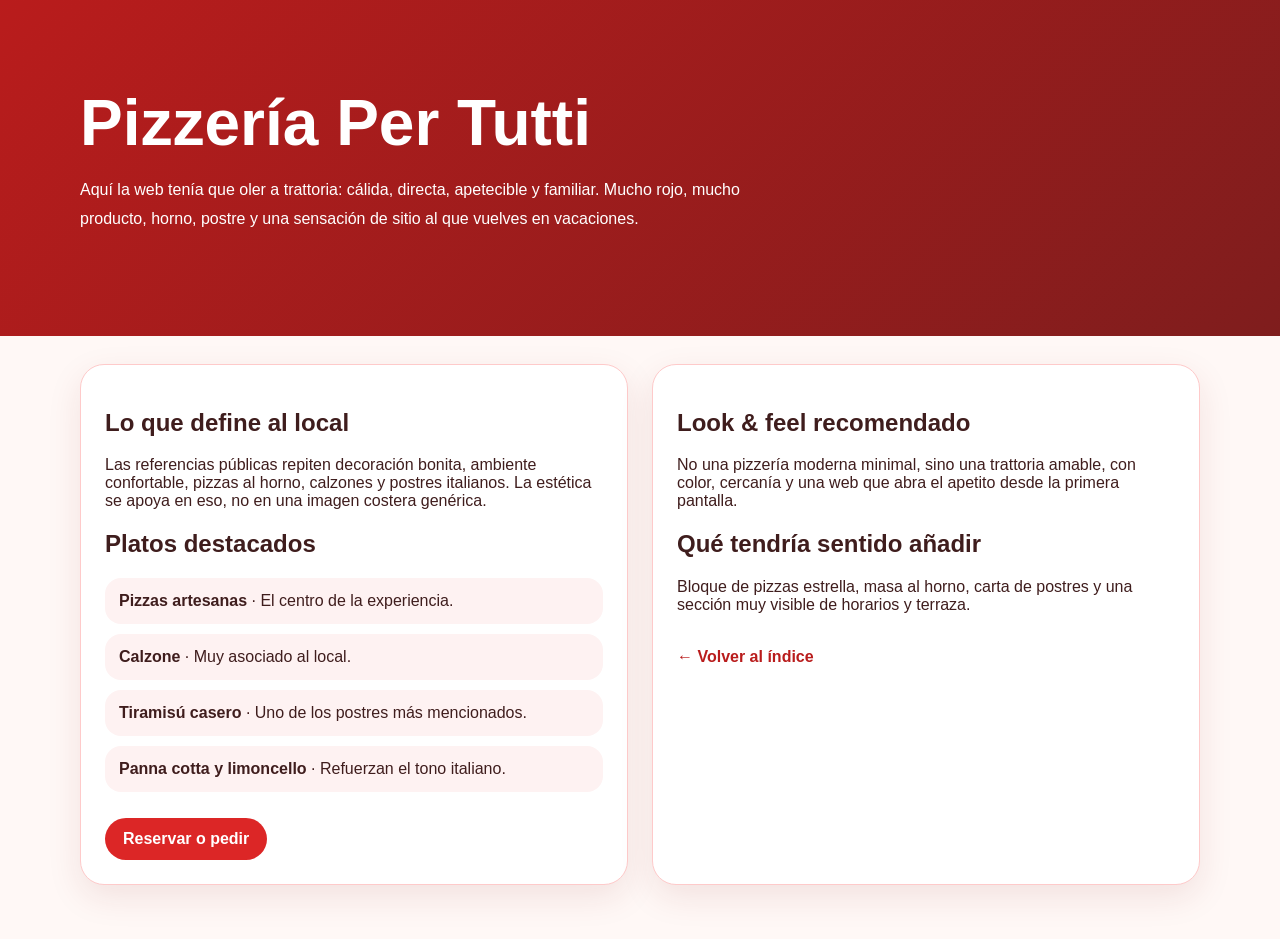
<file: pizzeria-per-tutti.html>
<!doctype html><html lang='es'><head><meta charset='utf-8'><meta name='viewport' content='width=device-width,initial-scale=1'><title>Pizzería Per Tutti</title><style>body{margin:0;font-family:Verdana,Arial,sans-serif;background:#fff8f6;color:#3f1d1d}.hero{padding:86px 24px;background:linear-gradient(135deg,#b91c1c,#7f1d1d);color:#fff}.wrap{max-width:1120px;margin:0 auto}h1{margin:0 0 12px;font-size:clamp(2rem,5vw,4rem)}.hero p{max-width:720px;line-height:1.8}.main{max-width:1120px;margin:0 auto;padding:28px 24px 54px}.layout{display:grid;grid-template-columns:1fr 1fr;gap:24px}.box{background:#fff;border:1px solid #fecaca;border-radius:24px;padding:24px;box-shadow:0 12px 34px rgba(127,29,29,.1)}.dish{padding:14px;border-radius:16px;background:#fef2f2;margin:10px 0}.cta{display:inline-block;margin-top:16px;padding:12px 18px;background:#dc2626;color:#fff;text-decoration:none;border-radius:999px;font-weight:700}.back{display:inline-block;margin-top:18px;color:#b91c1c;text-decoration:none;font-weight:700}@media(max-width:860px){.layout{grid-template-columns:1fr}}</style></head><body><header class='hero'><div class='wrap'><h1>Pizzería Per Tutti</h1><p>Aquí la web tenía que oler a trattoria: cálida, directa, apetecible y familiar. Mucho rojo, mucho producto, horno, postre y una sensación de sitio al que vuelves en vacaciones.</p></div></header><main class='main'><div class='layout'><section class='box'><h2>Lo que define al local</h2><p>Las referencias públicas repiten decoración bonita, ambiente confortable, pizzas al horno, calzones y postres italianos. La estética se apoya en eso, no en una imagen costera genérica.</p><h2>Platos destacados</h2><div class='dish'><strong>Pizzas artesanas</strong> · El centro de la experiencia.</div><div class='dish'><strong>Calzone</strong> · Muy asociado al local.</div><div class='dish'><strong>Tiramisú casero</strong> · Uno de los postres más mencionados.</div><div class='dish'><strong>Panna cotta y limoncello</strong> · Refuerzan el tono italiano.</div><a class='cta' href='tel:+34652489270'>Reservar o pedir</a></section><aside class='box'><h2>Look & feel recomendado</h2><p>No una pizzería moderna minimal, sino una trattoria amable, con color, cercanía y una web que abra el apetito desde la primera pantalla.</p><h2>Qué tendría sentido añadir</h2><p>Bloque de pizzas estrella, masa al horno, carta de postres y una sección muy visible de horarios y terraza.</p><a class='back' href='index.html'>← Volver al índice</a></aside></div></main></body></html>
</file>
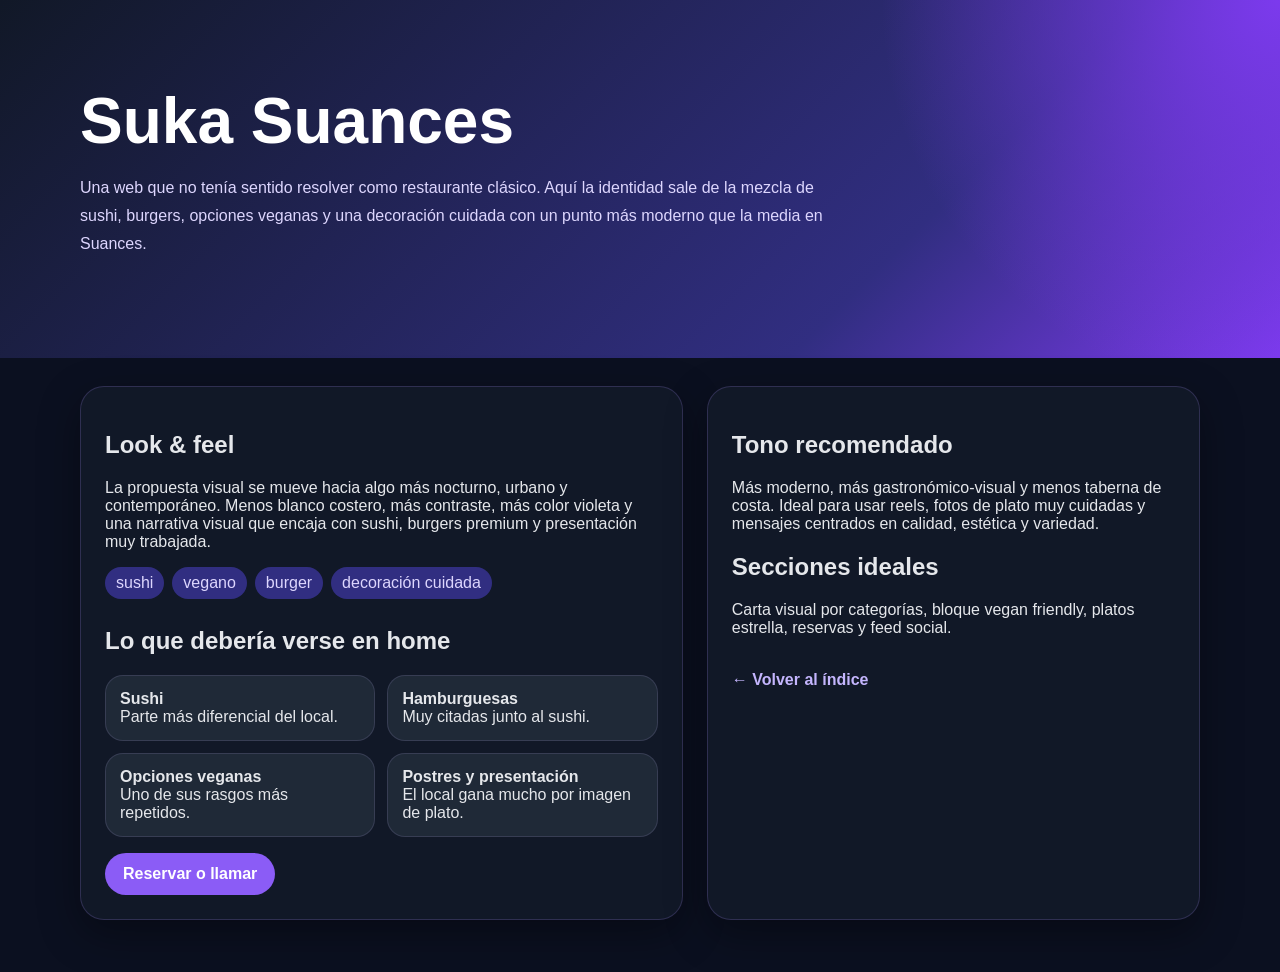
<file: suka-suances.html>
<!doctype html><html lang='es'><head><meta charset='utf-8'><meta name='viewport' content='width=device-width,initial-scale=1'><title>Suka Suances</title><style>body{margin:0;font-family:Inter,Arial,sans-serif;background:#0b1020;color:#e5e7eb}.hero{padding:84px 22px;background:radial-gradient(circle at top right,#7c3aed,transparent 30%),linear-gradient(135deg,#111827,#312e81 70%,#7c3aed);color:#fff}.wrap{max-width:1120px;margin:0 auto}h1{margin:0 0 12px;font-size:clamp(2rem,5vw,4rem)}.hero p{max-width:760px;line-height:1.75;color:#ddd6fe}.main{max-width:1120px;margin:0 auto;padding:28px 22px 52px}.layout{display:grid;grid-template-columns:1.1fr .9fr;gap:24px}.box{background:#111827;border:1px solid rgba(167,139,250,.2);border-radius:24px;padding:24px;box-shadow:0 14px 40px rgba(0,0,0,.35)}.menu{display:grid;grid-template-columns:repeat(2,minmax(0,1fr));gap:12px}.menu div{background:#1f2937;border-radius:18px;padding:14px;border:1px solid rgba(196,181,253,.14)}.tag{display:inline-block;padding:7px 11px;border-radius:999px;background:#312e81;color:#ddd6fe;margin:0 8px 8px 0}.cta{display:inline-block;margin-top:16px;padding:12px 18px;background:#8b5cf6;color:#fff;text-decoration:none;border-radius:999px;font-weight:700}.back{display:inline-block;margin-top:18px;color:#c4b5fd;text-decoration:none;font-weight:700}@media(max-width:860px){.layout,.menu{grid-template-columns:1fr}}</style></head><body><header class='hero'><div class='wrap'><h1>Suka Suances</h1><p>Una web que no tenía sentido resolver como restaurante clásico. Aquí la identidad sale de la mezcla de sushi, burgers, opciones veganas y una decoración cuidada con un punto más moderno que la media en Suances.</p></div></header><main class='main'><div class='layout'><section class='box'><h2>Look & feel</h2><p>La propuesta visual se mueve hacia algo más nocturno, urbano y contemporáneo. Menos blanco costero, más contraste, más color violeta y una narrativa visual que encaja con sushi, burgers premium y presentación muy trabajada.</p><div><span class='tag'>sushi</span><span class='tag'>vegano</span><span class='tag'>burger</span><span class='tag'>decoración cuidada</span></div><h2>Lo que debería verse en home</h2><div class='menu'><div><strong>Sushi</strong><br>Parte más diferencial del local.</div><div><strong>Hamburguesas</strong><br>Muy citadas junto al sushi.</div><div><strong>Opciones veganas</strong><br>Uno de sus rasgos más repetidos.</div><div><strong>Postres y presentación</strong><br>El local gana mucho por imagen de plato.</div></div><a class='cta' href='tel:+34942810528'>Reservar o llamar</a></section><aside class='box'><h2>Tono recomendado</h2><p>Más moderno, más gastronómico-visual y menos taberna de costa. Ideal para usar reels, fotos de plato muy cuidadas y mensajes centrados en calidad, estética y variedad.</p><h2>Secciones ideales</h2><p>Carta visual por categorías, bloque vegan friendly, platos estrella, reservas y feed social.</p><a class='back' href='index.html'>← Volver al índice</a></aside></div></main></body></html>
</file>
<file: style.css>
body.rancho-chico{--primary-color:#0077b6}body.la-galerna{--primary-color:#006d77}body.suka{--primary-color:#5a189a}body.bonito-verde{--primary-color:#2a9d8f}body.per-tutti{--primary-color:#d62828}body.bodegon-luis{--primary-color:#6c757d}body.arpeo{--primary-color:#e09f3e}body.el-cairo{--primary-color:#f3722c}body.index{--primary-color:#283593}body{margin:0;font-family:Arial,sans-serif;color:#333;background-color:#fafafa} .hero{padding:60px 20px;text-align:center;background-color:var(--primary-color);color:#fff}.container{max-width:1000px;margin:0 auto;padding:20px}.cards{display:grid;grid-template-columns:repeat(auto-fill,minmax(280px,1fr));gap:20px}.card{background-color:#fff;border:1px solid #e0e0e0;border-radius:8px;padding:20px;box-shadow:0 2px 4px rgba(0,0,0,.1)}.card h2{margin-top:0}.card .cta{display:inline-block;margin-top:10px;padding:8px 16px;background-color:var(--primary-color);color:#fff;text-decoration:none;border-radius:4px}.card .cta:hover{opacity:.9}article{background-color:#fff;padding:20px;border-radius:8px;box-shadow:0 2px 4px rgba(0,0,0,.1);margin-bottom:20px}article h1{color:var(--primary-color)}.info-box{background-color:#f1f1f1;padding:10px;border-left:4px solid var(--primary-color);margin-bottom:20px}.info-box strong{display:block;margin-bottom:5px}footer{background-color:#e8eaf6;text-align:center;padding:20px;font-size:.9em;color:#555}
</file>
